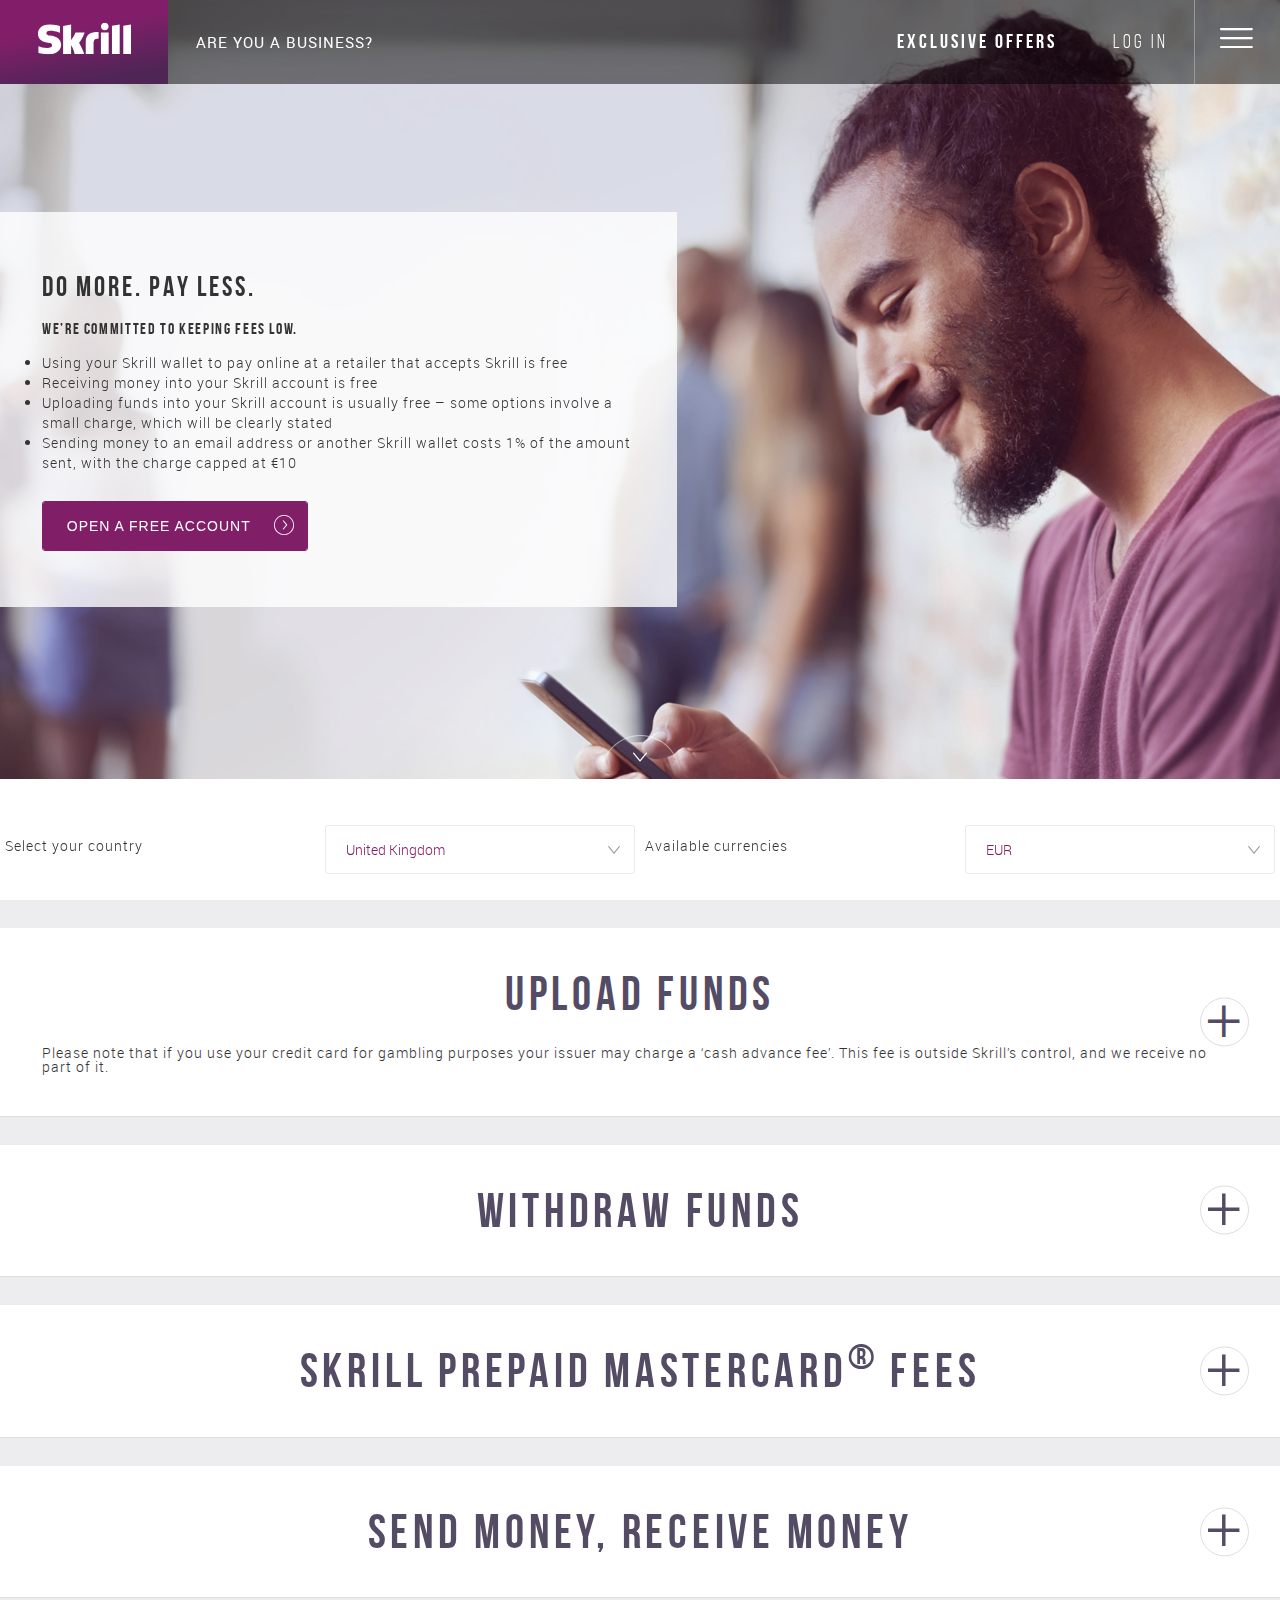
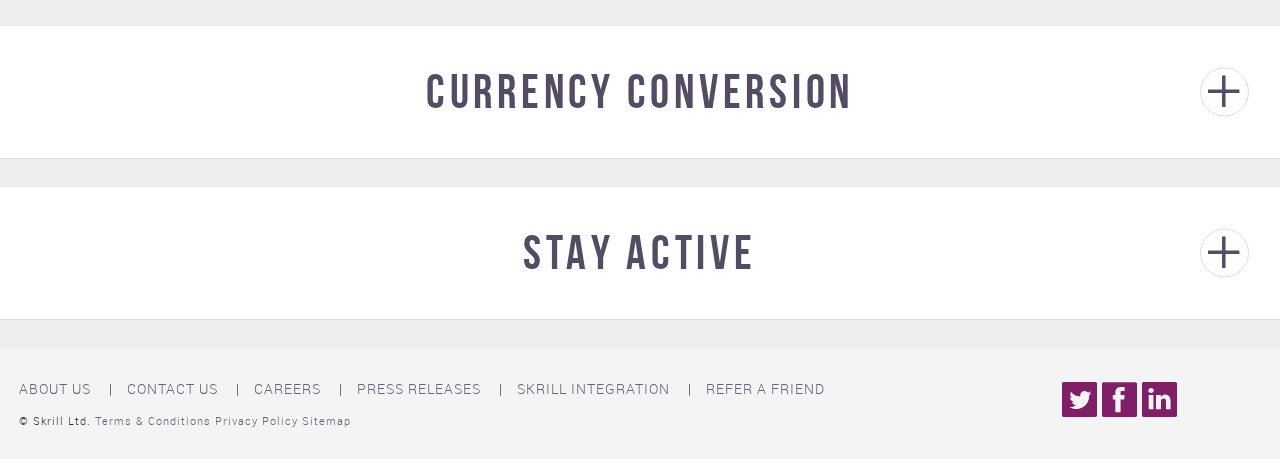
<file: fees.html>
<!DOCTYPE html>
<html>

<head>

	<meta name="viewport" content="width=device-width, initial-scale=1.0, maximum-scale=1.0, user-scalable=1">
	<meta http-equiv="Content-Type" content="text/html; charset=utf-8">
	<link rel="shortcut icon" href="fileadmin/templates/images/favicons/favicon.ico"> 
	<title>Skrill</title>
	<link rel="styleSheet" href="fileadmin/templates/css/skrill.css" type="text/css" media="screen">

</head>

<body dir=ltr>

	<header>
		
		<div class="head row"> 
			
			<a href=# class="logo">
				
				<img src=fileadmin/templates/images/skrill-logo.svg alt="Skrill"> 
			
			</a> 
			
			<div class="middle-space"> <a href="en/merchants/">Are you a business?</a> </div>
			
			<div class="links">
				
				<a href=#> <b>Exclusive offers</b> </a>
			
			</div>

			<div class="links">

				<a href=#> Log in </a>
			
			</div>
			
			<div class="nav">
				
				<div>
					
					<label for=nav-trigger class="icon icon-menu"></label>
					
					<input type="checkbox" class="trigger" id=nav-trigger>
					
					<nav>
						
						<div class="menu">

							<ul>
							    <li><a href="#">Benefits of Skrill</a></li>
							    <li><a href="#">Exclusive Offers</a></li>
							    <li><a href="#">Prepaid Mastercard</a></li>
							    <li><a href="#" class="active">VIP Programme</a></li>
							    <li><a href="#">Security</a></li>
							    <li><a href="#">Fees</a></li>
							    <li><a href="#">Skrill It</a></li>
							    <li><a href="#">Help</a></li>
							    <li class="merchant-link"><a href="#">Merchants</a></li>
							</ul>
							
							<a href=# class="btn">My account</a>
							
							<div class="social-links">
								
								<a href="#" class="icon icon-twitter"><span class="copy">Twitter</span></a>
								<a href="#" class="icon icon-facebook"><span class="copy">Facebook</span></a>
								<a href="#" class="icon icon-linkedin"><span class="copy">LinkedIn</span></a>
							
							</div>
							
							<form>
								
								<span>English</span> 
															
								<select class="form-control">
								  <option>Change language</option>
								  <option>German</option>
								  <option>French</option>
								  <option>Chinese</option>
								  <option>Japanese</option>
								</select>
							
							</form>
							

						</div>
					
					</nav>
				
				</div>
			
			</div>
		
		</div>
	
		<div class=viewport-flex>

			<div class="full-background-container">  <!-- To do: JS image replacement on load and resize -->
				<div style="background-image: url(fileadmin/_processed_/csm_GettyImages-489808287_RT_03_01cb05c1a9.jpg);" class="full-background-image anchor-left background-fixed"> 
					<div class="background-data"> 
						<span data-size="small" data-src="fileadmin/_processed_/csm_GettyImages-489808287_RT_03_01cb05c1a9.jpg"></span>
						<span data-size="medium" data-src="fileadmin/_processed_/csm_GettyImages-489808287_RT_03_58daf307fe.jpg"></span>
						<span data-size="large" data-src="fileadmin/_processed_/csm_GettyImages-489808287_RT_03_29d76c03cf.jpg"></span>
						<span data-size="wide" data-src="fileadmin/content/image-tests/level2/GettyImages-489808287_RT_03.jpg"></span> 
					</div>
				</div>			
			</div>

			<div class="grow-align hero dark-text-">

				<div>
					
					<div class="contain">
						
						<div class="row">
							
							<div class="box"> 

								<h1>Do more. Pay less.</h1>

								<h3>We’re committed to keeping fees low.</h3>

								<ul>
									<li>Using your Skrill wallet to pay online at a retailer that accepts Skrill is free&nbsp;</li>
									<li>Receiving money into your Skrill account is free&nbsp;</li>
									<li>Uploading funds into your Skrill account is usually free – some options involve a small charge, which will be clearly stated&nbsp;</li>
									<li>Sending money to an email address or another Skrill wallet costs 1% of the amount sent, with the charge capped at €10</li>
								</ul>

								 <a href="https://account.skrill.com/signup/page1?locale=en" target="_top" class="btn">OPEN A FREE ACCOUNT</a> 

							</div>

							<div></div>
						
						</div>
						
					</div>

				</div>

			</div>

			<div>

				<a href="#content" class="icon icon-arrow-down content-arrow"></a>
		
				<div class="hero-bottom-banner">
					
					<div class="contain">
						
						<script>
							window.CurrencyCode = "GBP";
							window.CountryCode= "GBR";
						</script>
						<br>
						<form class="fees-selector" action="en/fees/" method="post"> 
	
							<div> <input type="hidden" name="tx_fees_pi1[__referrer][@extension]" value="Fees" /> <input type="hidden" name="tx_fees_pi1[__referrer][@vendor]" value="Skrill" /> <input type="hidden" name="tx_fees_pi1[__referrer][@controller]" value="Fees" /> <input type="hidden" name="tx_fees_pi1[__referrer][@action]" value="list" /> <input type="hidden" name="tx_fees_pi1[__referrer][arguments]" value="YTowOnt917e4f212a7ab120027a1a9ecba554efdbdf12392" /> <input type="hidden" name="tx_fees_pi1[__trustedProperties]" value="a:1:{s:7:&quot;country&quot;;a:1:{s:10:&quot;__identity&quot;;i:1;}}da500c557135c91c94aaf8d47ed53959f707a290" /> </div>
						 
							<fieldset class="container-fluida"> 
								
								<div class="row">
	
									<div class="col-xs-12 col-lg-3 align-middle"> 
										<label for="country"> Select your country </label> 
									</div>
									
									<div class="col-xs-12 col-lg-3 align-middle"> 
										
										<select  class="form-control" id="country" name="tx_fees_pi1[country][__identity]"><option value="3">Afghanistan</option> <option value="240">Åland</option> <option value="6">Albania</option> <option value="59">Algeria</option> <option value="12">American Samoa</option> <option value="1">Andorra</option> <option value="9">Angola</option> <option value="5">Anguilla</option> <option value="10">Antarctica</option> <option value="4">Antigua and Barbuda</option> <option value="11">Argentina</option> <option value="7">Armenia</option> <option value="15">Aruba</option> <option value="14">Australia</option> <option value="13">Austria</option> <option value="16">Azerbaijan</option> <option value="23">Bahrain</option> <option value="19">Bangladesh</option> <option value="18">Barbados</option> <option value="34">Belarus</option> <option value="20">Belgium</option> <option value="35">Belize</option> <option value="25">Benin</option> <option value="26">Bermuda</option> <option value="31">Bhutan</option> <option value="28">Bolivia</option> <option value="249">Bonaire, Sint Eustatius and Saba</option> <option value="17">Bosnia and Herzegovina</option> <option value="33">Botswana</option> <option value="32">Bouvet Island</option> <option value="29">Brazil</option> <option value="100">British Indian Ocean Territory</option> <option value="226">British Virgin Islands</option> <option value="27">Brunei</option> <option value="22">Bulgaria</option> <option value="21">Burkina Faso</option> <option value="24">Burundi</option> <option value="110">Cambodia</option> <option value="45">Cameroon</option> <option value="36">Canada</option> <option value="50">Cape Verde</option> <option value="117">Cayman Islands</option> <option value="39">Central African Republic</option> <option value="202">Chad</option> <option value="44">Chile</option> <option value="46">China</option> <option value="51">Christmas Island</option> <option value="37">Cocos (Keeling) Islands</option> <option value="47">Colombia</option> <option value="112">Comoros</option> <option value="38">Congo</option> <option value="40">Congo-Brazzaville</option> <option value="43">Cook Islands</option> <option value="48">Costa Rica</option> <option value="42">Côte d’Ivoire</option> <option value="93">Croatia</option> <option value="49">Cuba</option> <option value="250">Curaçao</option> <option value="52">Cyprus</option> <option value="53">Czech Republic</option> <option value="56">Denmark</option> <option value="55">Djibouti</option> <option value="57">Dominica</option> <option value="58">Dominican Republic</option> <option value="60">Ecuador</option> <option value="62">Egypt</option> <option value="198">El Salvador</option> <option value="84">Equatorial Guinea</option> <option value="64">Eritrea</option> <option value="61">Estonia</option> <option value="66">Ethiopia</option> <option value="69">Falkland Islands</option> <option value="71">Faroes</option> <option value="68">Fiji</option> <option value="67">Finland</option> <option value="72">France</option> <option value="77">French Guiana</option> <option value="166">French Polynesia</option> <option value="203">French Southern Territories</option> <option value="73">Gabon</option> <option value="81">Gambia</option> <option value="76">Georgia</option> <option value="54">Germany</option> <option value="78">Ghana</option> <option value="79">Gibraltar</option> <option value="85">Greece</option> <option value="80">Greenland</option> <option value="75">Grenada</option> <option value="83">Guadeloupe</option> <option value="88">Guam</option> <option value="87">Guatemala</option> <option value="245">Guernsey</option> <option value="82">Guinea</option> <option value="89">Guinea-Bissau</option> <option value="90">Guyana</option> <option value="94">Haiti</option> <option value="241">Heard Island and McDonald Islands</option> <option value="92">Honduras</option> <option value="91">Hong Kong SAR of China</option> <option value="95">Hungary</option> <option value="103">Iceland</option> <option value="99">India</option> <option value="96">Indonesia</option> <option value="102">Iran</option> <option value="101">Iraq</option> <option value="97">Ireland</option> <option value="246">Isle of Man</option> <option value="98">Israel</option> <option value="104">Italy</option> <option value="105">Jamaica</option> <option value="107">Japan</option> <option value="244">Jersey</option> <option value="106">Jordan</option> <option value="118">Kazakhstan</option> <option value="108">Kenya</option> <option value="111">Kiribati</option> <option value="116">Kuwait</option> <option value="109">Kyrgyzstan</option> <option value="119">Laos</option> <option value="128">Latvia</option> <option value="120">Lebanon</option> <option value="125">Lesotho</option> <option value="124">Liberia</option> <option value="129">Libya</option> <option value="122">Liechtenstein</option> <option value="126">Lithuania</option> <option value="127">Luxembourg</option> <option value="139">Macao SAR of China</option> <option value="135">Macedonia</option> <option value="133">Madagascar</option> <option value="147">Malawi</option> <option value="149">Malaysia</option> <option value="146">Maldives</option> <option value="136">Mali</option> <option value="144">Malta</option> <option value="134">Marshall Islands</option> <option value="141">Martinique</option> <option value="142">Mauritania</option> <option value="145">Mauritius</option> <option value="233">Mayotte</option> <option value="148">Mexico</option> <option value="70">Micronesia</option> <option value="132">Moldova</option> <option value="131">Monaco</option> <option value="138">Mongolia</option> <option value="242">Montenegro</option> <option value="143">Montserrat</option> <option value="130">Morocco</option> <option value="150">Mozambique</option> <option value="137">Myanmar</option> <option value="151">Namibia</option> <option value="160">Nauru</option> <option value="159">Nepal</option> <option value="157">Netherlands</option> <option value="152">New Caledonia</option> <option value="162">New Zealand</option> <option value="156">Nicaragua</option> <option value="153">Niger</option> <option value="155">Nigeria</option> <option value="161">Niue</option> <option value="154">Norfolk Island</option> <option value="140">Northern Marianas</option> <option value="114">North Korea</option> <option value="158">Norway</option> <option value="163">Oman</option> <option value="169">Pakistan</option> <option value="175">Palau</option> <option value="238">Palestine</option> <option value="164">Panama</option> <option value="167">Papua New Guinea</option> <option value="176">Paraguay</option> <option value="165">Peru</option> <option value="168">Philippines</option> <option value="172">Pitcairn Islands</option> <option value="170">Poland</option> <option value="174">Portugal</option> <option value="173">Puerto Rico</option> <option value="177">Qatar</option> <option value="178">Reunion</option> <option value="179">Romania</option> <option value="180">Russia</option> <option value="181">Rwanda</option> <option value="248">Saint Barthélemy</option> <option value="188">Saint Helena, Ascension and Tristan da Cunha</option> <option value="113">Saint Kitts and Nevis</option> <option value="121">Saint Lucia</option> <option value="247">Saint Martin</option> <option value="171">Saint Pierre and Miquelon</option> <option value="224">Saint Vincent and the Grenadines</option> <option value="231">Samoa</option> <option value="193">San Marino</option> <option value="197">São Tomé e Príncipe</option> <option value="182">Saudi Arabia</option> <option value="194">Senegal</option> <option value="243">Serbia</option> <option value="184">Seychelles</option> <option value="192">Sierra Leone</option> <option value="187">Singapore</option> <option value="251">Sint Maarten</option> <option value="191">Slovakia</option> <option value="189">Slovenia</option> <option value="183">Solomon Islands</option> <option value="195">Somalia</option> <option value="235">South Africa</option> <option value="86">South Georgia and the South Sandwich Islands</option> <option value="115">South Korea</option> <option value="252">South Sudan</option> <option value="65">Spain</option> <option value="123">Sri Lanka</option> <option value="185">Sudan</option> <option value="196">Suriname</option> <option value="190">Svalbard</option> <option value="200">Swaziland</option> <option value="186">Sweden</option> <option value="41">Switzerland</option> <option value="199">Syria</option> <option value="215">Taiwan</option> <option value="206">Tajikistan</option> <option value="216">Tanzania</option> <option value="205">Thailand</option> <option value="30">The Bahamas</option> <option value="211">Timor-Leste</option> <option value="204">Togo</option> <option value="207">Tokelau</option> <option value="210">Tonga</option> <option value="213">Trinidad and Tobago</option> <option value="209">Tunisia</option> <option value="212">Turkey</option> <option value="208">Turkmenistan</option> <option value="201">Turks and Caicos Islands</option> <option value="214">Tuvalu</option> <option value="218">Uganda</option> <option value="217">Ukraine</option> <option value="2">United Arab Emirates</option> <option value="74" selected="selected">United Kingdom</option> <option value="220">United States</option> <option value="219">United States Minor Outlying Islands</option> <option value="221">Uruguay</option> <option value="227">US Virgin Islands</option> <option value="222">Uzbekistan</option> <option value="229">Vanuatu</option> <option value="223">Vatican City</option> <option value="225">Venezuela</option> <option value="228">Vietnam</option> <option value="230">Wallis and Futuna</option> <option value="63">Western Sahara</option> <option value="232">Yemen</option> <option value="236">Zambia</option> <option value="237">Zimbabwe</option> </select>
										 </div>
									 
									<div class="col-xs-12 col-lg-3 align-middle"> 
										<label for="currency"> Available currencies </label> 
									</div>
									
									<div class="col-xs-12 col-lg-3 align-middle">
										<select class="form-control" name="currency" id="currency">
											<option value="eur">EUR</option>
											
										</select>
										 </div>
								
								</div>
	
							</fieldset>

						</form>
					
					</div>

		        </div>
				
			</div>
	
		</div>
			
	</header>

    <main id="content" role="main">
        <div class="csc-default" id="c32">
            <div class="tx-fees">
                <div class="section our-fees light contain">
                    <div class="container-fluid">

                        <div class="panel panel-default">
                            <div class="panel-heading" id="headingThree" role="tab">
                                <h2 class="panel-title"><a aria-controls="collapseThree" aria-expanded="false" class="collapsed" data-parent="#accordion" data-toggle="collapse" href="#collapseThree" role="button">Upload funds<span>Please note that if you use your credit card for gambling purposes your issuer may charge a ‘cash advance fee’. This fee is outside Skrill’s control, and we receive no part of it.</span></a></h2>
                            </div>

                            <div aria-labelledby="headingThree" class="panel-collapse collapse" id="collapseThree" role="tabpanel">
                                    <div class="section-icon col-xs-12 col-md-4">
                                        <div class="icon-holder">
                                            <object class="svg-icon-image warm-grey" data="/skrill-2016/fileadmin/templates/images/svg-image-icons/SKRILL__UPLOAD_FUNDS.svg">
                                                </object>
                                        </div>
                                    </div>
                                    <div class="col-xs-12 col-md-8">
                                        <h4>Local payment methods <sup>1</sup></h4>


                                        <div class="fee-wrapper">
                                            <div class="col-xs-12 col-md-8">
                                                <ul class="provider-logos">
                                                    <li><span class="payment-icon bank_transfer" title="Bank transfer">Bank transfer</span>
                                                    </li>


                                                    <li><span class="payment-icon maestro" title="Maestro">Maestro</span>
                                                    </li>
                                                </ul>
                                            </div>


                                            <div class="col-xs-12 col-md-4">
                                                <span style="vertical-align: middle; display: inline-block; line-height: 2em;">Price:</span> <span class="calculatedValue"><img alt="Free of charge" src="fileadmin/templates/images/icons/free-of-charge-small.png"> <span class='convert-currency jsConvertCurrency' data-eurovalue='0.00'>GBP <strong>0.00</strong></span></span>
                                            </div>
                                        </div>


                                        <div class="fee-wrapper">
                                            <div class="col-xs-12 col-md-8">
                                                <ul class="provider-logos">
                                                    <li><span class="payment-icon skrill_direct" title="Skrill direct">Skrill direct</span>
                                                    </li>
                                                </ul>
                                            </div>


                                            <div class="col-xs-12 col-md-4">
                                                <span style="vertical-align: middle; display: inline-block; line-height: 2em;">Price:</span> <span class="calculatedValue">0.50 %</span>
                                            </div>
                                        </div>


                                        <div class="fee-wrapper">
                                            <div class="col-xs-12 col-md-8">
                                                <ul class="provider-logos">
                                                    <li><span class="payment-icon sofortüberweisung" title="Sofortüberweisung">Sofortüberweisung</span>
                                                    </li>
                                                </ul>
                                            </div>


                                            <div class="col-xs-12 col-md-4">
                                                <span style="vertical-align: middle; display: inline-block; line-height: 2em;">Price:</span> <span class="calculatedValue">1.50 %</span>
                                            </div>
                                        </div>


                                        <div class="fee-wrapper">
                                            <div class="col-xs-12 col-md-8">
                                                <ul class="provider-logos">
                                                    <li><span class="payment-icon neteller" title="Neteller">Neteller</span>
                                                    </li>
                                                </ul>
                                            </div>


                                            <div class="col-xs-12 col-md-4">
                                                <span style="vertical-align: middle; display: inline-block; line-height: 2em;">Price:</span> <span class="calculatedValue">1.90 %</span>
                                            </div>
                                        </div>


                                        <h4>Global payment methods</h4>


                                        <div class="fee-wrapper">
                                            <div class="col-xs-12 col-md-8">
                                                <ul class="provider-logos">
                                                    <li><span class="payment-icon swift" title="Swift">Swift</span>
                                                    </li>
                                                </ul>
                                            </div>


                                            <div class="col-xs-12 col-md-4">
                                                <span style="vertical-align: middle; display: inline-block; line-height: 2em;">Price:</span> <span class="calculatedValue"><img alt="Free of charge" src="fileadmin/templates/images/icons/free-of-charge-small.png"> <span class='convert-currency jsConvertCurrency' data-eurovalue='0.00'>GBP <strong>0.00</strong></span></span>
                                            </div>
                                        </div>


                                        <div class="fee-wrapper">
                                            <div class="col-xs-12 col-md-8">
                                                <ul class="provider-logos">
                                                    <li><span class="payment-icon credit_card_amex" title="Credit Card Amex">Credit Card Amex</span>
                                                    </li>


                                                    <li><span class="payment-icon credit_card_diners" title="Credit Card Diners">Credit Card Diners</span>
                                                    </li>


                                                    <li><span class="payment-icon credit_card_jcb" title="Credit Card JCB">Credit Card JCB</span>
                                                    </li>


                                                    <li><span class="payment-icon credit_card_mastercard" title="Credit Card MASTERCARD">Credit Card MASTERCARD</span>
                                                    </li>


                                                    <li><span class="payment-icon visa" title="Visa">Visa</span>
                                                    </li>
                                                </ul>
                                            </div>


                                            <div class="col-xs-12 col-md-4">
                                                <span style="vertical-align: middle; display: inline-block; line-height: 2em;">Price:</span> <span class="calculatedValue">1.90 %</span>
                                            </div>
                                        </div>


                                        <div class="fee-wrapper">
                                            <div class="col-xs-12 col-md-8">
                                                <ul class="provider-logos">
                                                    <li><span class="payment-icon paysafecard" title="paysafecard">paysafecard</span>
                                                    </li>
                                                </ul>
                                            </div>


                                            <div class="col-xs-12 col-md-4">
                                                <span style="vertical-align: middle; display: inline-block; line-height: 2em;">Price:</span> <span class="calculatedValue">7.00 %</span>
                                            </div>
                                        </div>
                                    </div>
                            </div>
                        </div>

                        <div class="panel panel-default">
                            <div class="panel-heading" id="headingWithdraw" role="tab">
                                <h2 class="panel-title"><a aria-controls="collapseWithdraw" aria-expanded="false" class="collapsed" data-parent="#accordion" data-toggle="collapse" href="#collapseWithdraw" role="button">Withdraw funds</a>
                                </h2>
                            </div>

                            <div aria-labelledby="headingWithdraw" class="panel-collapse collapse" id="collapseWithdraw" role="tabpanel">
                                <div class="section-icon col-xs-12 col-md-4">
                                    <div class="icon-holder">
                                        <object class="svg-icon-image warm-grey" data="/skrill-2016/fileadmin/templates/images/svg-image-icons/SKRILL__WITHDRAW_FUNDS.svg">
                                            </object>
                                    </div>
                                </div>


                                <div class="col-xs-12 col-md-8">
                                    <h4>Local payment methods (1)</h4>


                                    <div class="fee-wrapper">
                                        <div class="col-xs-12 col-md-8">
                                            <ul class="provider-logos">
                                                <li><span class="payment-icon visa" title="Visa">Visa</span>
                                                </li>
                                            </ul>
                                        </div>


                                        <div class="col-xs-12 col-md-4">
                                            <span class='convert-currency jsConvertCurrency' data-eurovalue='2.95'>EUR <strong>2.95</strong></span><span class='convert-currency jsCalculatedEuroValue'>(EUR <strong>2.95</strong>)</span>
                                        </div>


                                        <div class="col-xs-12 col-md-8">
                                            <ul class="provider-logos">
                                                <li><span class="payment-icon bank_transfer" title="Bank transfer">Bank transfer</span>
                                                </li>
                                            </ul>
                                        </div>


                                        <div class="col-xs-12 col-md-4">
                                            <span class='convert-currency jsConvertCurrency' data-eurovalue='3.95'>EUR <strong>3.95</strong></span><span class='convert-currency jsCalculatedEuroValue'>(EUR <strong>3.95</strong>)</span>
                                        </div>
                                    </div>


                                    <h4>Global payment methods (1)</h4>


                                    <div class="fee-wrapper">
                                        <div class="col-xs-12 col-md-8">
                                            <ul class="provider-logos">
                                                <li><span class="payment-icon swift" title="Swift">Swift</span>
                                                </li>
                                            </ul>
                                        </div>


                                        <div class="col-xs-12 col-md-4">
                                            <span class="convert-currency jsConvertCurrency">Price:</span> <span class="convert-currency jsConvertCurrency"><span class='convert-currency jsConvertCurrency' data-eurovalue='3.95'>EUR <strong>3.95</strong></span><span class='convert-currency jsCalculatedEuroValue'>(EUR <strong>3.95</strong>)</span></span>
                                        </div>
                                    </div>
                                </div>
                            </div>
                        </div>


                        <div class="panel panel-default">
                            <div class="panel-heading" id="headingMasterCard" role="tab">
                                <h2 class="panel-title"><a aria-controls="collapseMasterCard" aria-expanded="false" class="collapsed" data-parent="#accordion" data-toggle="collapse" href="#collapseMasterCard" role="button">Skrill Prepaid MasterCard<sup>&reg;</sup> fees</a>
                                </h2>
                            </div>

                            <div aria-labelledby="headingMasterCard" class="panel-collapse collapse" id="collapseMasterCard" role="tabpanel">
                                <div class="section-icon col-xs-12 col-md-4">
                                    <div class="icon-holder">
                                        <object class="svg-icon-image warm-grey" data="/skrill-2016/fileadmin/templates/images/svg-image-icons/SKRILL__ACTIVATE_CARD.svg">
                                            </object>
                                    </div>
                                </div>


                                <div class="col-xs-12 col-md-8">
	                                
	                                <table class="table">
		                                
		                                <tr>
			                                <td>Paying in shops, restaurants or online</td> <td><b>FREE OF CHARGE</b></td>
			                            </tr>
		                                <tr>
			                                <td>Bank transfer top-up</td> <td><b>FREE OF CHARGE</b></td>
			                            </tr>
		                                <tr>
			                                <td>Receiving cash</td> <td><b>FREE OF CHARGE</b></td>
			                            </tr>
		                                <tr>
			                                <td>Online statement</td> <td><b>FREE OF CHARGE</b></td>
			                            </tr>
		                                <tr>
			                                <td>Pin re-issue</td> <td><b>FREE OF CHARGE</b></td>
			                            </tr>
		                                <tr>
			                                <td>Cash withdrawal*<br>
                                        <i>*Local ATM surcharges may apply.</i></td> <td><span class="charge"><span class="convert-currency jsConvertCurrency" data-eurovalue="1.80">HKD <strong>17.24</strong></span> <span class="convert-currency jsCalculatedEuroValue">(EUR <strong>1.80</strong>)</span></span></td>
			                            </tr>
		                                <tr>
			                                <td>Annual card fee</td> <td><span class="charge"><span class="convert-currency jsConvertCurrency" data-eurovalue="10.00">HKD <strong>95.79</strong></span> <span class="convert-currency jsCalculatedEuroValue">(EUR <strong>10.00</strong>)</span></span></td>
			                            </tr>
		                               
		                            </table>
	                                
                                </div>
                            </div>
                        </div>


                        <div class="panel panel-default">
                            <div class="panel-heading" id="headingSendMoney" role="tab">
                                <h2 class="panel-title"><a aria-controls="collapseSendMoney" aria-expanded="false" class="collapsed" data-parent="#accordion" data-toggle="collapse" href="#collapseSendMoney" role="button">Send money, Receive money</a>
                                </h2>
                            </div>

                            <div aria-labelledby="headingSendMoney" class="panel-collapse collapse" id="collapseSendMoney" role="tabpanel">
                                <div class="section-icon col-xs-12 col-md-4">
                                    <div class="icon-holder">
                                        <object class="svg-icon-image warm-grey" data="/skrill-2016/fileadmin/templates/images/svg-image-icons/SKRILL__SEND_AND_RECEIVE_MONEY.svg">
                                            </object>
                                    </div>
                                </div>


                                <div class="col-xs-12 col-md-4">
                                    <h4>Send money</h4>


                                    <div class="fee-wrapper send-money">
                                        Price: <strong>1.0%</strong><br>
                                        (Max. <span class="convert-currency jsConvertCurrency" data-eurovalue="10.00">GBP <strong>7.89</strong></span>)
                                    </div>
                                </div>


                                <div class="col-xs-12 col-md-4">
                                    <h4>Receive money</h4>


                                    <div class="fee-wrapper receive-money">
                                        <strong>Free!</strong>

                                        <p>Receiving money is always free of charge</p>
                                    </div>
                                </div>
                            </div>
                        </div>


                        <div class="panel panel-default">
                            <div class="panel-heading" id="headingCurrencyConversion" role="tab">
                                <h2 class="panel-title"><a aria-controls="collapseCurrencyConversion" aria-expanded="false" class="collapsed" data-parent="#accordion" data-toggle="collapse" href="#collapseCurrencyConversion" role="button">Currency conversion</a>
                                </h2>
                            </div>

                            <div aria-labelledby="headingCurrencyConversion" class="panel-collapse collapse" id="collapseCurrencyConversion" role="tabpanel">
                                <div class="section-icon col-xs-12 col-md-4">
                                    <div class="icon-holder">
                                        <object class="svg-icon-image warm-grey" data="/skrill-2016/fileadmin/templates/images/svg-image-icons/SKRILL__SWITCH.svg">
                                            </object>
                                    </div>
                                </div>


                                <div class="col-xs-12 col-md-8">
                                    <p>For transactions involving currency conversion Skrill adds a fee of between 2.99% and 3.99%** to the wholesale exchange rate we offer.</p>


                                    <div class="panel panel-default">
                                        <div class="panel-heading" id="headingRates" role="tab">
                                            <h2 class="panel-title"><a aria-controls="collapseRates" aria-expanded="false" class="collapsed" data-parent="#accordion" data-toggle="collapse" href="#collapseRates" role="button">Wholesale exchange rates</a>
                                            </h2>
                                        </div>


                                        <div aria-labelledby="headingRates" class="panel-collapse collapse" id="collapseRates" role="tabpanel">
                                            <table class="table">
                                                <tbody>
                                                    <tr>
                                                        <td data-label="Currency code">AED</td>

                                                        <td data-label="Currency">United Arab Emirates dirham</td>

                                                        <td data-label="Excahnge rate">4.5384</td>
                                                    </tr>


                                                    <tr>
                                                        <td data-label="Currency code">AUD</td>

                                                        <td data-label="Currency">Australian Dollar</td>

                                                        <td data-label="Excahnge rate">1.4928</td>
                                                    </tr>


                                                    <tr>
                                                        <td data-label="Currency code">BGN</td>

                                                        <td data-label="Currency">Bulgarian Lev</td>

                                                        <td data-label="Excahnge rate">1.95583</td>
                                                    </tr>


                                                    <tr>
                                                        <td data-label="Currency code">BHD</td>

                                                        <td data-label="Currency">Bahraini Dinar</td>

                                                        <td data-label="Excahnge rate">0.4659</td>
                                                    </tr>


                                                    <tr>
                                                        <td data-label="Currency code">BOB</td>

                                                        <td data-label="Currency">Boliviano</td>

                                                        <td data-label="Excahnge rate">8.538</td>
                                                    </tr>


                                                    <tr>
                                                        <td data-label="Currency code">BRL</td>

                                                        <td data-label="Currency">Brazilian Real</td>

                                                        <td data-label="Excahnge rate">3.2135</td>
                                                    </tr>


                                                    <tr>
                                                        <td data-label="Currency code">CAD</td>

                                                        <td data-label="Currency">Canadian Dollar</td>

                                                        <td data-label="Excahnge rate">1.4185</td>
                                                    </tr>


                                                    <tr>
                                                        <td data-label="Currency code">CHF</td>

                                                        <td data-label="Currency">Swiss franc</td>

                                                        <td data-label="Excahnge rate">1.2022</td>
                                                    </tr>


                                                    <tr>
                                                        <td data-label="Currency code">CNY</td>

                                                        <td data-label="Currency">Chinese Yuan Renminbi</td>

                                                        <td data-label="Excahnge rate">7.6429</td>
                                                    </tr>


                                                    <tr>
                                                        <td data-label="Currency code">CZK</td>

                                                        <td data-label="Currency">Czech koruna</td>

                                                        <td data-label="Excahnge rate">27.629</td>
                                                    </tr>


                                                    <tr>
                                                        <td data-label="Currency code">DKK</td>

                                                        <td data-label="Currency">Danish krone</td>

                                                        <td data-label="Excahnge rate">7.4402</td>
                                                    </tr>


                                                    <tr>
                                                        <td data-label="Currency code">DZD</td>

                                                        <td data-label="Currency">Algerian Dinar</td>

                                                        <td data-label="Excahnge rate">107.3176</td>
                                                    </tr>


                                                    <tr>
                                                        <td data-label="Currency code">EEK</td>

                                                        <td data-label="Currency">Estonian kroon</td>

                                                        <td data-label="Excahnge rate">15.6466</td>
                                                    </tr>


                                                    <tr>
                                                        <td data-label="Currency code">EUR</td>

                                                        <td data-label="Currency">Euro</td>

                                                        <td data-label="Excahnge rate">1</td>
                                                    </tr>


                                                    <tr>
                                                        <td data-label="Currency code">GBP</td>

                                                        <td data-label="Currency">Pound sterling</td>

                                                        <td data-label="Excahnge rate">0.7887</td>
                                                    </tr>


                                                    <tr>
                                                        <td data-label="Currency code">GHS</td>

                                                        <td data-label="Currency">Ghanaian cedi</td>

                                                        <td data-label="Excahnge rate">3.9632</td>
                                                    </tr>


                                                    <tr>
                                                        <td data-label="Currency code">GTQ</td>

                                                        <td data-label="Currency">Guatemalan quetzal</td>

                                                        <td data-label="Excahnge rate">9.4394</td>
                                                    </tr>


                                                    <tr>
                                                        <td data-label="Currency code">HKD</td>

                                                        <td data-label="Currency">Hong Kong dollar</td>

                                                        <td data-label="Excahnge rate">9.579</td>
                                                    </tr>


                                                    <tr>
                                                        <td data-label="Currency code">HNL</td>

                                                        <td data-label="Currency">Honduran lempira</td>

                                                        <td data-label="Excahnge rate">26.78</td>
                                                    </tr>


                                                    <tr>
                                                        <td data-label="Currency code">HRK</td>

                                                        <td data-label="Currency">Croatian kuna</td>

                                                        <td data-label="Excahnge rate">7.6715</td>
                                                    </tr>


                                                    <tr>
                                                        <td data-label="Currency code">HUF</td>

                                                        <td data-label="Currency">Hungarian forint</td>

                                                        <td data-label="Excahnge rate">305.33</td>
                                                    </tr>


                                                    <tr>
                                                        <td data-label="Currency code">ILS</td>

                                                        <td data-label="Currency">New Israeli Sheqel</td>

                                                        <td data-label="Excahnge rate">4.8777</td>
                                                    </tr>


                                                    <tr>
                                                        <td data-label="Currency code">INR</td>

                                                        <td data-label="Currency">Indian rupee</td>

                                                        <td data-label="Excahnge rate">76.49</td>
                                                    </tr>


                                                    <tr>
                                                        <td data-label="Currency code">ISK</td>

                                                        <td data-label="Currency">Icelandic króna</td>

                                                        <td data-label="Excahnge rate">153.65</td>
                                                    </tr>


                                                    <tr>
                                                        <td data-label="Currency code">JOD</td>

                                                        <td data-label="Currency">Jordanian dinar</td>

                                                        <td data-label="Excahnge rate">0.877</td>
                                                    </tr>


                                                    <tr>
                                                        <td data-label="Currency code">JPY</td>

                                                        <td data-label="Currency">Japanese yen</td>

                                                        <td data-label="Excahnge rate">148.08</td>
                                                    </tr>


                                                    <tr>
                                                        <td data-label="Currency code">KRW</td>

                                                        <td data-label="Currency">South Corean won</td>

                                                        <td data-label="Excahnge rate">1370.22</td>
                                                    </tr>


                                                    <tr>
                                                        <td data-label="Currency code">KWD</td>

                                                        <td data-label="Currency">Kuwaiti dinar</td>

                                                        <td data-label="Excahnge rate">0.3606</td>
                                                    </tr>


                                                    <tr>
                                                        <td data-label="Currency code">LTL</td>

                                                        <td data-label="Currency">Lithuanian litas</td>

                                                        <td data-label="Excahnge rate">3.4528</td>
                                                    </tr>


                                                    <tr>
                                                        <td data-label="Currency code">LVL</td>

                                                        <td data-label="Currency">Latvian lats</td>

                                                        <td data-label="Excahnge rate">0.702804</td>
                                                    </tr>


                                                    <tr>
                                                        <td data-label="Currency code">MAD</td>

                                                        <td data-label="Currency">Moroccan dirham</td>

                                                        <td data-label="Excahnge rate">11.0084</td>
                                                    </tr>


                                                    <tr>
                                                        <td data-label="Currency code">MXN</td>

                                                        <td data-label="Currency">Mexican peso</td>

                                                        <td data-label="Excahnge rate">17.7786</td>
                                                    </tr>


                                                    <tr>
                                                        <td data-label="Currency code">MYR</td>

                                                        <td data-label="Currency">Malaysian ringgit</td>

                                                        <td data-label="Excahnge rate">4.3029</td>
                                                    </tr>


                                                    <tr>
                                                        <td data-label="Currency code">NOK</td>

                                                        <td data-label="Currency">Norvegian krone</td>

                                                        <td data-label="Excahnge rate">8.8374</td>
                                                    </tr>


                                                    <tr>
                                                        <td data-label="Currency code">NZD</td>

                                                        <td data-label="Currency">New Zealand dollar</td>

                                                        <td data-label="Excahnge rate">1.6113</td>
                                                    </tr>


                                                    <tr>
                                                        <td data-label="Currency code">OMR</td>

                                                        <td data-label="Currency">Omani rial</td>

                                                        <td data-label="Excahnge rate">0.4758</td>
                                                    </tr>


                                                    <tr>
                                                        <td data-label="Currency code">PLN</td>

                                                        <td data-label="Currency">Polish złoty</td>

                                                        <td data-label="Excahnge rate">4.1598</td>
                                                    </tr>


                                                    <tr>
                                                        <td data-label="Currency code">PYG</td>

                                                        <td data-label="Currency">Paraguayan guaraní</td>

                                                        <td data-label="Excahnge rate">5727.3</td>
                                                    </tr>


                                                    <tr>
                                                        <td data-label="Currency code">QAR</td>

                                                        <td data-label="Currency">Qatari riyal</td>

                                                        <td data-label="Excahnge rate">4.4995</td>
                                                    </tr>


                                                    <tr>
                                                        <td data-label="Currency code">ROL</td>

                                                        <td data-label="Currency">Romanian leu</td>

                                                        <td data-label="Excahnge rate">35350.827232</td>
                                                    </tr>


                                                    <tr>
                                                        <td data-label="Currency code">RON</td>

                                                        <td data-label="Currency">Romanian new leu</td>

                                                        <td data-label="Excahnge rate">4.4385</td>
                                                    </tr>


                                                    <tr>
                                                        <td data-label="Currency code">RSD</td>

                                                        <td data-label="Currency">Serbian dinar</td>

                                                        <td data-label="Excahnge rate">121.89</td>
                                                    </tr>


                                                    <tr>
                                                        <td data-label="Currency code">RUB</td>

                                                        <td data-label="Currency">Russian ruble</td>

                                                        <td data-label="Excahnge rate">66.905</td>
                                                    </tr>


                                                    <tr>
                                                        <td data-label="Currency code">SAR</td>

                                                        <td data-label="Currency">Saudi riyal</td>

                                                        <td data-label="Excahnge rate">4.6369</td>
                                                    </tr>


                                                    <tr>
                                                        <td data-label="Currency code">SEK</td>

                                                        <td data-label="Currency">Swedish krona</td>

                                                        <td data-label="Excahnge rate">9.3046</td>
                                                    </tr>


                                                    <tr>
                                                        <td data-label="Currency code">SGD</td>

                                                        <td data-label="Currency">Singapore dollar</td>

                                                        <td data-label="Excahnge rate">1.6269</td>
                                                    </tr>


                                                    <tr>
                                                        <td data-label="Currency code">SIT</td>

                                                        <td data-label="Currency">Slovenian tolar</td>

                                                        <td data-label="Excahnge rate">239.64</td>
                                                    </tr>


                                                    <tr>
                                                        <td data-label="Currency code">SKK</td>

                                                        <td data-label="Currency">Slovak koruna</td>

                                                        <td data-label="Excahnge rate">30.125</td>
                                                    </tr>


                                                    <tr>
                                                        <td data-label="Currency code">THB</td>

                                                        <td data-label="Currency">Baht</td>

                                                        <td data-label="Excahnge rate">40.698</td>
                                                    </tr>


                                                    <tr>
                                                        <td data-label="Currency code">TND</td>

                                                        <td data-label="Currency">Tunisian dinar</td>

                                                        <td data-label="Excahnge rate">2.2943</td>
                                                    </tr>


                                                    <tr>
                                                        <td data-label="Currency code">TRY</td>

                                                        <td data-label="Currency">Turkish lira</td>

                                                        <td data-label="Excahnge rate">2.7937</td>
                                                    </tr>


                                                    <tr>
                                                        <td data-label="Currency code">TWD</td>

                                                        <td data-label="Currency">New Taiwan dollar</td>

                                                        <td data-label="Excahnge rate">38.5279</td>
                                                    </tr>


                                                    <tr>
                                                        <td data-label="Currency code">USD</td>

                                                        <td data-label="Currency">US dollar</td>

                                                        <td data-label="Excahnge rate">1.2356</td>
                                                    </tr>


                                                    <tr>
                                                        <td data-label="Currency code">XCD</td>

                                                        <td data-label="Currency">East Caribbean dollar</td>

                                                        <td data-label="Excahnge rate">3.299052</td>
                                                    </tr>


                                                    <tr>
                                                        <td data-label="Currency code">ZAR</td>

                                                        <td data-label="Currency">South African rand</td>

                                                        <td data-label="Excahnge rate">14.1862</td>
                                                    </tr>
                                                </tbody>
                                            </table>
                                        </div>
                                    </div>
                                </div>
                            </div>
                        </div>


                        <div class="panel panel-default">
                            <div class="panel-heading" id="headingStayActive" role="tab">
                                <h2 class="panel-title"><a aria-controls="collapseStayActive" aria-expanded="false" class="collapsed" data-parent="#accordion" data-toggle="collapse" href="#collapseStayActive" role="button">Stay Active</a>
                                </h2>
                            </div>

                            <div aria-labelledby="headingStayActive" class="panel-collapse collapse" id="collapseStayActive" role="tabpanel">
                                <div class="section-icon col-xs-12 col-md-4">
                                    <div class="icon-holder">
                                        <object class="svg-icon-image warm-grey" data="/skrill-2016/fileadmin/templates/images/svg-image-icons/SKRILL__ACTIVE.svg">
                                            </object>
                                    </div>
                                </div>


                                <div class="col-xs-12 col-md-8">
                                    <p>Your Skrill Account is free for personal use as long as you login or make a transaction at least every 12 months.</p>


                                    <p>If you don't do this, a service fee of EUR 1.00 (or equivalent) will be deducted monthly from the funds in your account.</p>
                                </div>
                            </div>
                        </div>

                    </div>
                </div>
            </div>
        </div>
    </main>

	<footer>
		
		<div class="row contain">
			<div class="col-xs-12 col-lg-10">
			  <nav>
			    <ul>
			      <li><a href="#">About Us</a></li>
			      <li><a href="#">Contact Us</a></li>
			      <li><a href="#">Careers</a></li>
			      <li><a href="#">Press Releases</a></li>
			      <li><a href="#">Skrill Integration</a></li>
			      <li><a href="#">Refer a Friend</a></li>
			    </ul>
			  </nav>
			  <ul class="legals">
			    <li>© Skrill Ltd.</li>
			    <li><a href="#">Terms &amp; Conditions</a></li>
			    <li><a href="#">Privacy Policy</a></li>
			    <li><a href="#">Sitemap</a></li>
			  </ul>
			</div>
			<div class="col-xs-12 col-lg-2">
			  <ul class="social-links">
			    <li><a href="#" class="icon icon-twitter"><span class="copy">Twitter</span></a></li>
			    <li><a href="#" class="icon icon-facebook"><span class="copy">Facebook</span></a></li>
			    <li><a href="#" class="icon icon-linkedin"><span class="copy">LinkedIn</span></a></li>
			  </ul>
			</div>
		</div>
      	
	</footer>

<script src="fileadmin/templates/js/jquery-1.11.3.min.js" type="text/javascript"></script>
<script src="fileadmin/templates/js/bootstrap.min.js" type="text/javascript"></script>
<script src="fileadmin/templates/js/ScrollTrigger.min.js"></script>
<script src="fileadmin/templates/js/skrill-common.js" type="text/javascript"></script>

<script type="text/javascript">
	
	/* Select elements with scroll effects – requires ScrollTrigger.min.js */
	$('.circle > :first-child, .module-stepcircles li .icon, .hero-content').each( function (n) {
		
		$(this).attr('data-scroll', '');
		
	});
	document.addEventListener('DOMContentLoaded', function(){
	    ScrollTrigger.init();
	});
	
</script>

</body>
</html>
</file>
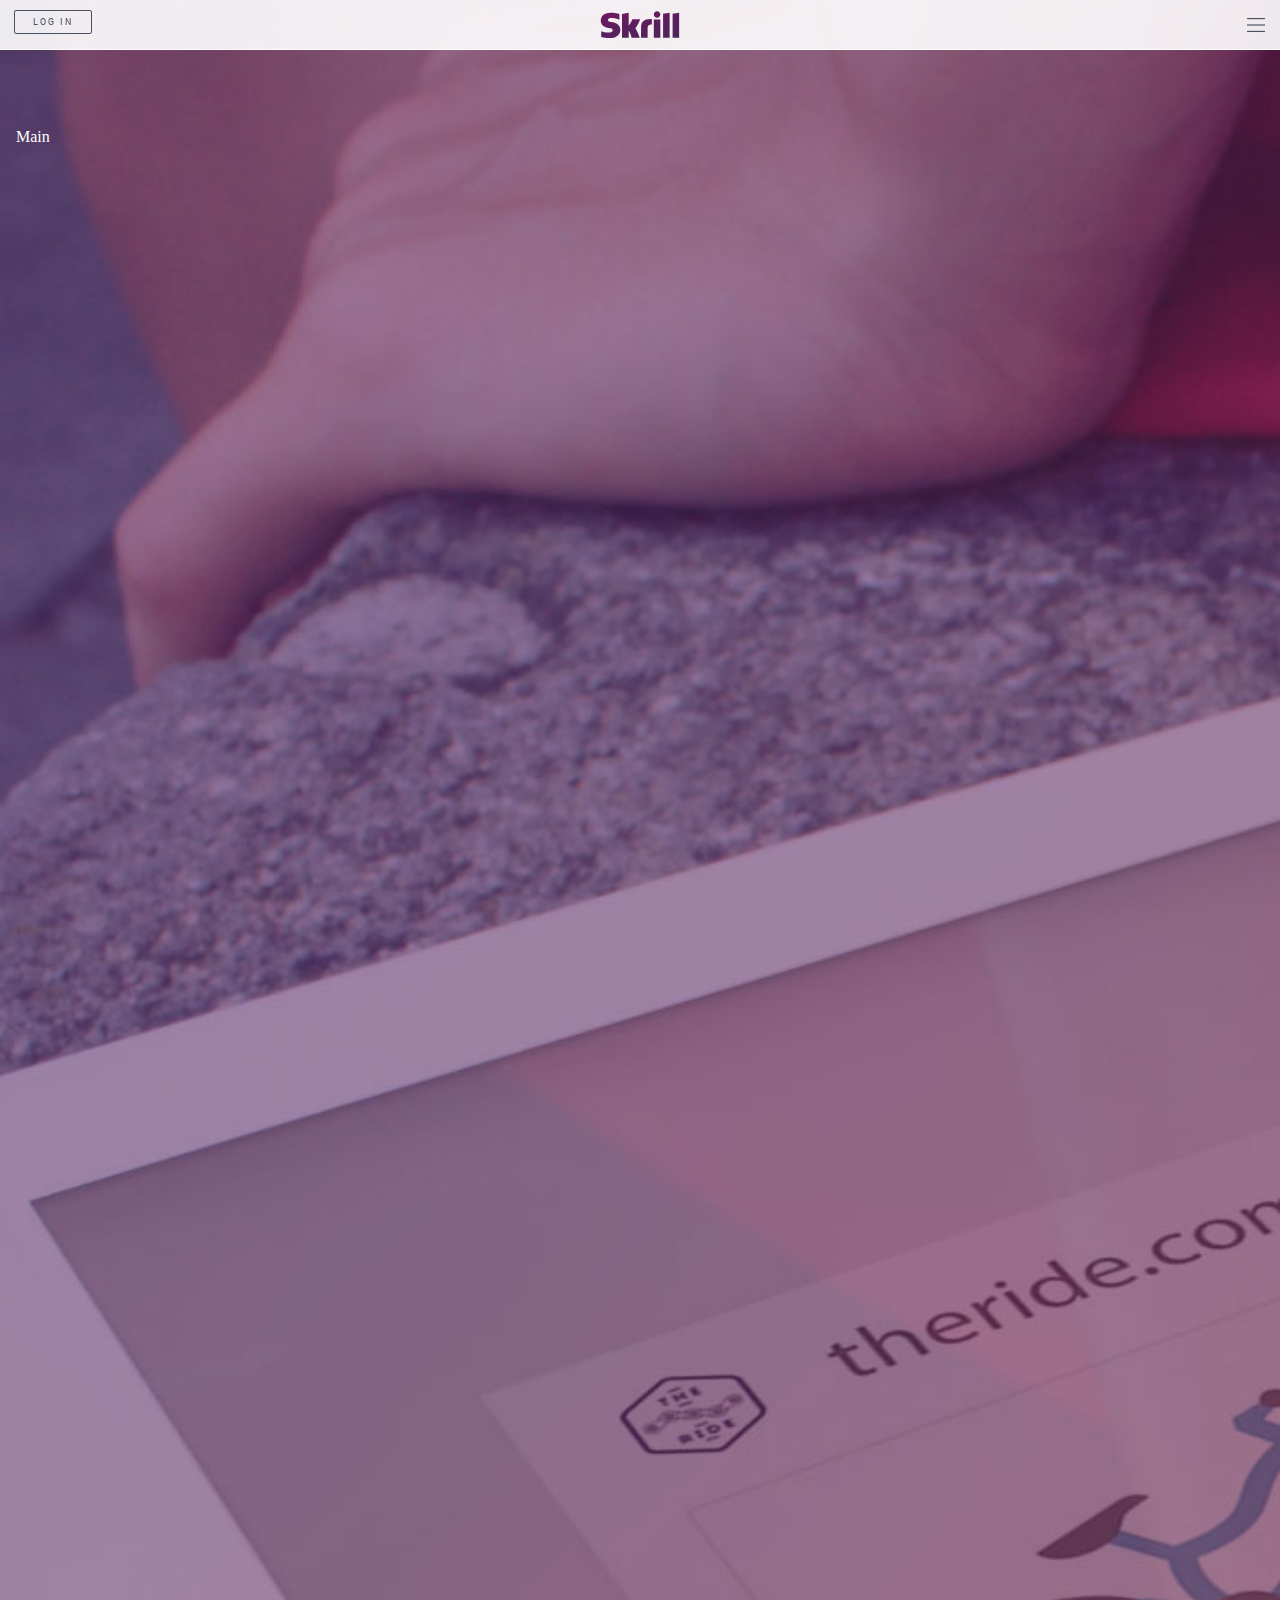
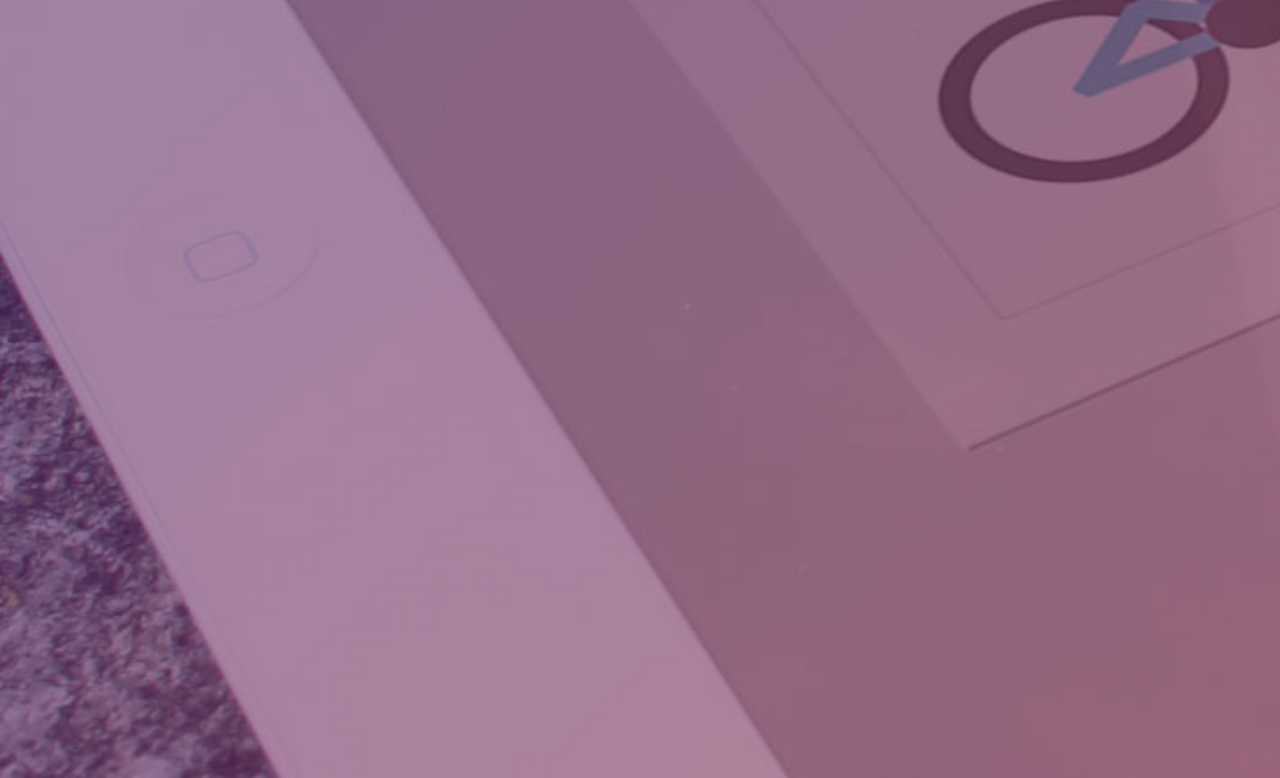
<file: nav.html>
<!DOCTYPE html>
<html>

<head>

	<meta name="viewport" content="width=device-width, initial-scale=1.0">
	<meta http-equiv="Content-Type" content="text/html; charset=utf-8">
	<link rel="shortcut icon" href="fileadmin/templates/images/favicons/favicon.ico"> 
	<title>Skrill</title>
	<link rel="styleSheet" href="fileadmin/templates/css/skrill-grid-header.css" type="text/css" media="screen">
	<link rel="styleSheet" href="fileadmin/templates/css/skrill-nav-2017.css" type="text/css" media="screen">
	
</head>

<body>

	<header>
		
		<div class="row">
			
			<input id=toggle-menu type="checkbox">
			
			<div class="col-sm-3 col-xs-4 align-right right align-middle-">
				
				<div>
					
					<a href="https://account.skrill.com/login?locale=en" target="_top" id="login" class="btn">Log in</a>
					<a class="btn" href="https://account.skrill.com/login?locale=en" target="_blank" id=myaccount> My Account </a>
					<a class="btn" href="https://account.skrill.com/login?locale=en" target="_blank" id=register> Register </a>
				
				</div>
			
			</div>
	
			<a href="#" class="col-sm-2 col-xs-4 left align-middle">
				
<!-- 				<img src="fileadmin/templates/images/skrill-logo-white-transparent.svg"> -->
				<img src="fileadmin/templates/images/skrill-logo-gradient.svg">
<!-- 				<img src="fileadmin/templates/images/skrill-logo-purple-transparent.svg"> -->
				<img src="fileadmin/templates/images/skrill-logo-gradient.svg">
				
			</a>
			
			<label for="toggle-menu" class="right-mobile col-xs-4"></label>
			
			<div class="col-sm-4 top-left align-middle">
				
				<nav>
					
					<ul>
						
						<li class="active">	<a href=asd>Personal</a> </li>
						<li> <a href=asd>Business</a> </li>
					
					</ul>
				
				</nav>
			
			</div>
			
			<div class="col-sm-8 align-right top-right">
			
				<nav>
					
					<ul>
						
						<li> <a href=asd>Exclusive offers</a> </li>
						<li class="help"> <a href=asd>Help</a> </li>
						<li class="sub language"> <a>En</a> 
						
							<ul>
								<li class="active"><a href="en/">English</a></li>
								<li><a href="de/">Deutsch</a></li>
								<li><a href="fr/">Français</a></li>
								<li><a href="es/">Español</a></li>
								<li><a href="it/">Italiano</a></li>
								<li><a href="pl/">Polski</a></li>
								<li><a href="gr/">Ελληνικά</a></li>
								<li><a href="ro/">Român</a></li>
								<li><a href="ru/">Русский</a></li>
								<li><a href="tr/">Türkçe</a></li>
								<li><a href="cn/">中文</a></li>
								<li><a href="cz/">Český</a></li>
								<li> <div class="hidden_language">USA - Español</div> </li>
								<li><a href="en-us/">USA - English</a></li>
							</ul>
				
						</li>
					
					</ul>
				
				</nav>
			
			</div>
	
			<div class="col-sm-7 middle align-middle">
				
				<nav>
					
					<ul>
						
						<li> <a href=asd>Transfer money</a> </li>

<li class="sub" data-show="" data-hide="">
	<a href="asds">Transfer Money</a>
								<ul style="--max-height: 158px;">
									<li data-show="" data-hide=""><a href="en/transfer-money/transfer-money/">Transfer Money</a></li>
									<li data-show="" data-hide=""><a href="en/international-money-transfers/">International Money Transfer</a></li>
									<li data-show="" data-hide=""><a href="en/transfer-money/receive-money/">Receive Money</a></li>
									<li data-show="" data-hide=""><a href="en/transfer-money/pay-a-friend/">Pay a friend</a></li>
								</ul>
							</li>

						<li class="sub"> 
						
							<input type="radio" name="level1">
						
							<a>Pay online</a>
							
							<ul>
								
								<li> <a href=aaa>Gambling</a> </li>
								<li> <a href=asd>Gaming</a> </li>
								<li> <a href=asd>Forex</a> </li>
								<li> <a href=asd>Security</a> </li>
							
							</ul>
						
						</li>

						<li class="sub"> 
						
							<input type="radio" name="level1">
						
							<a>Pay online</a>
							
							<ul>
								
								<li> <a href=aaa>Gambling</a> </li>
								<li> <a href=asd>Gaming</a> </li>
								<li> <a href=asd>Forex</a> </li>
								<li> <a href=asd>Security</a> </li>
							
							</ul>
						
						</li>

						<li> <a href=asd>Skrill prepaid MasterCard</a> </li>

<li class="sub" data-show="" data-hide="">
	<a href="asds">Transfer Money</a>
								<ul style="--max-height: 158px;">
									<li data-show="" data-hide=""><a href="en/transfer-money/transfer-money/">Transfer Money</a></li>
									<li data-show="" data-hide=""><a href="en/international-money-transfers/">International Money Transfer</a></li>
									<li data-show="" data-hide=""><a href="en/transfer-money/receive-money/">Receive Money</a></li>
									<li data-show="" data-hide=""><a href="en/transfer-money/pay-a-friend/">Pay a friend</a></li>
								</ul>
							</li>
							
													<li> <a href=asd>Earn money</a> </li>
						<li class="sub"> 
						
							<input type="radio" name="level1">
						
							<a href=asd>VIP</a>

							<ul>
								
								<li> <a href=aaa>Gambling</a> </li>
								<li> <a href=asd>Gaming</a> </li>
								<li> <a href=asd>Forex</a> </li>
								<li> <a href=asd>Security</a> </li>
							
							</ul>
						
						</li>
					
					</ul>
				
				</nav>
			
			</div>
	
		</div>
	
	</header>

	<main>
	
		<p>Main</p>
	
	</main>
	
<script src="fileadmin/templates/js/jquery-1.11.3.min.js" type="text/javascript"></script>
<script src="fileadmin/templates/js/skrill-nav-2017.js" type="text/javascript"></script>

</body>
</file>
<file: fileadmin/templates/css/skrill-grid-header.css>
body{margin:0}header .row{width:100%;display:-ms-flexbox;display:flex;-webkit-justify-content:center;-webkit-flex-wrap:wrap;-ms-flex-wrap:wrap;flex-wrap:wrap;text-align:center;justify-content:space-between;margin:0}header .row>*{vertical-align:top;position:relative;word-wrap:break-word;display:inline-block;width:calc(20% - 10px);padding:calc(5px);margin:calc(5px);flex-grow:1;text-align:left;text-align:start;box-sizing:content-box;margin:0;overflow:visible;max-width:100%}header .row>[class^=col]{flex-grow:0}header .row:before,header .row:after{content:'';display:table;width:100%}header .container-fluid{padding:0}header .col-xs-12{flex-basis:calc(100% - 10px)}header .col-xs-11{flex-basis:calc(91.66666667% - 10px)}header .col-xs-10{flex-basis:calc(83.33333333% - 10px)}header .col-xs-9{flex-basis:calc(75% - 10px)}header .col-xs-8{flex-basis:calc(66.66666667% - 10px)}header .col-xs-7{flex-basis:calc(58.33333333% - 10px)}header .col-xs-6{flex-basis:calc(50% - 10px)}header .col-xs-5{flex-basis:calc(41.66666667% - 10px)}header .col-xs-4{flex-basis:calc(33.33333333% - 10px)}header .col-xs-3{flex-basis:calc(25% - 10px)}header .col-xs-2{flex-basis:calc(16.66666667% - 10px)}header .col-xs-1{flex-basis:calc(8.33333333% - 10px)}header .align-right{text-align:right;text-align:end}header .align-center{text-align:center}header .align-top,header .align-middle,header .align-bottom{display:flex;flex-direction:column}header .align-top,header .align-top>*{justify-content:flex-start}header .align-middle,header .align-middle>*{justify-content:center}header .align-bottom,header .align-bottom>*{justify-content:flex-end}header .pad{padding:1em}@media (min-width: 900px){header .col-sm-12,header .col-md-12,header .col-lg-12{flex-basis:calc(100% - 10px)}header .col-sm-11{flex-basis:calc(91.66666667% - 10px)}header .col-sm-10{flex-basis:calc(83.33333333% - 10px)}header .col-sm-9{flex-basis:calc(75% - 10px)}header .col-sm-8{flex-basis:calc(66.66666667% - 10px)}header .col-sm-7{flex-basis:calc(58.33333333% - 10px)}header .col-sm-6{flex-basis:calc(50% - 10px)}header .col-sm-5{flex-basis:calc(41.66666667% - 10px)}header .col-sm-4{flex-basis:calc(33.33333333% - 10px)}header .col-sm-3{flex-basis:calc(25% - 10px)}header .col-sm-2{flex-basis:calc(16.66666667% - 10px)}header .col-sm-1{flex-basis:calc(8.33333333% - 10px)}}@media (min-width: 1024px){header .row>*{width:20%}header .col-md-12,header .col-lg-12{flex-basis:calc(100% - 10px)}header .col-md-11{flex-basis:calc(91.66666667% - 10px)}header .col-md-10{flex-basis:calc(83.33333333% - 10px)}header .col-md-9{flex-basis:calc(75% - 10px)}header .col-md-8{flex-basis:calc(66.66666667% - 10px)}header .col-md-7{flex-basis:calc(58.33333333% - 10px)}header .col-md-6{flex-basis:calc(50% - 10px)}header .col-md-5{flex-basis:calc(41.66666667% - 10px)}header .col-md-4{flex-basis:calc(33.33333333% - 10px)}header .col-md-3{flex-basis:calc(25% - 10px)}header .col-md-2{flex-basis:calc(16.66666667% - 10px)}header .col-md-1{flex-basis:calc(8.33333333% - 10px)}}@media (min-width: 1200px){header .col-lg-12{flex-basis:calc(100% - 10px)}header .col-lg-11{flex-basis:calc(91.66666667% - 10px)}header .col-lg-10{flex-basis:calc(83.33333333% - 10px)}header .col-lg-9{flex-basis:calc(75% - 10px)}header .col-lg-8{flex-basis:calc(66.66666667% - 10px)}header .col-lg-7{flex-basis:calc(58.33333333% - 10px)}header .col-lg-6{flex-basis:calc(50% - 10px)}header .col-lg-5{flex-basis:calc(41.66666667% - 10px)}header .col-lg-4{flex-basis:calc(33.33333333% - 10px)}header .col-lg-3{flex-basis:calc(25% - 10px)}header .col-lg-2{flex-basis:calc(16.66666667% - 10px)}header .col-lg-1{flex-basis:calc(8.33333333% - 10px)}}@media screen and (max-width: 900px){header .row>*{width:100%;padding:0}header body .section>.row,header body .section.background{min-height:0}header .section>.row>div:empty{display:none}}
</file>
<file: fileadmin/templates/css/skrill-nav-2017.css>
@font-face{font-family:robotoregular;src:url(../fonts/roboto/roboto_regular/Roboto-Regular-webfont.woff);font-weight:400;font-style:normal}body{background:url(../images/desktop-nav-bg.jpg);background-size:cover}header{position:fixed;border-bottom:1px solid #fff;background:rgba(255,255,255,0.9);width:100%;overflow:visible;z-index:3;font-family:robotoregular, Helvetica Neue, Arial, sans-serif;font-size:9px;-webkit-font-smoothing:subpixel-antialiased;-webkit-font-smoothing:antialiased}input#toggle-menu{display:none}main{padding:1em;padding-top:12em;min-height:250vh;color:#fff}header a[href],header a{text-decoration:none;color:#fff;text-transform:uppercase;word-break:break-all;word-wrap:break-word;letter-spacing:2px}header li a[href],header li a{padding:0 0.5em}header .middle li a[href],header .middle li a{word-break:initial;margin:.5em;line-height:1.25;padding:0 1em}header .middle li.sub>a[href],header .middle li.sub>a{margin-right:0}header nav ul{text-align:inherit;margin:0.15em 2.5em;padding:0}header nav li{display:inline-block;position:relative;padding:1em 0}header .top-right nav>ul>li+li{margin-left:1em}header nav li li{display:block;padding:.1em 0}header nav li.sub.language li{padding:0}header nav li.sub.language li a[href]{padding:.5em}header nav .language .hidden_language{display:none}header nav li ul{visibility:hidden;position:absolute;background:#fff;margin:0;padding:1em 0;z-index:1;width:100%}header nav li.sub{background:none}header nav li.sub:hover{z-index:1;background-color:#fff}.can-touch header nav li.sub.open{background:#fff}.can-touch header nav li.sub.open ul,.can-touch header nav li.sub>:checked ~ ul{visibility:visible}header .top-left li:not(.active) a[href]{color:#8f91a4}header li.help a[href]{background:url(../images/question-mark-circle.svg) left center no-repeat;background-size:auto 100%;padding-left:2em}header li.language a{background:url(../images/globe.svg) left center no-repeat;background-size:auto 100%;padding-left:2em}header nav li.open.sub:not(.language)>ul,header nav li.sub:not(.language)>:checked ~ ul{z-index:-1}header .btn,header .btn:focus{padding:0.5em 2em;border-color:#fff;margin:.5em 0;border:1px solid #fff;border-radius:2px}header .btn:after{display:none}header .btn:before{background:none}header .btn.active{box-shadow:none;background:#fff;color:#811e68}header .row{justify-content:flex-start}header .row>*{box-sizing:border-box}header .right{order:3;width:auto}header .left{order:1;flex-basis:128px;flex-grow:0 !important;position:relative;overflow:hidden}header .left img{max-height:100%;max-width:100%}header .left img:last-child{display:none}header .top-left{order:-2;background:#485160;flex-basis:calc(33.333% - 10px);padding:0;font-size:9px}header .top-right{order:-1;background:#485160;flex-basis:calc(66.667% - 10px);padding:0;font-size:9px}header .middle{order:2;font-size:12px;padding:1em;width:auto}header .right-mobile{background:url(../images/burger-grey.svg) no-repeat center center;background-size:auto 1.5em;background-position-x:calc(100% - 1.75em);cursor:pointer;display:none;-webkit-touch-callout:none;-webkit-user-select:none;-khtml-user-select:none;-moz-user-select:none;-ms-user-select:none;user-select:none}header .row>[class^=col]{flex-grow:1}header nav .language ul{position:fixed;top:0;right:0;padding:2em 0;overflow:auto;width:auto;max-height:100%}header nav .language li,header .language li a[href]{display:block;text-align:left;padding:.5em 0;margin:0 1.5em}header .btn{display:inline-block;background:none}#myaccount,.logged-in #login{display:none}.logged-in #myaccount{display:inline-block}header input[type=radio]{position:absolute;right:.5em;display:none}header .absolute{position:absolute;white-space:nowrap}header .absolute nav li.sub ul{display:none}@media (max-width: 900.9px){main{padding-top:7em}header{overflow:hidden;-webkit-overflow-scrolling:touch;transition:background-color 0.2s ease-in-out;width:100vw}header .row{width:200%}header .row>*{transition:background-color 0.2s ease-in-out}header .row>.right.align-right{order:-3;text-align:left;width:33%;flex-grow:0;max-width:16.667%;overflow:hidden}header .row>.right.align-right>div{padding:0 1em}header .left{order:-2;height:3em;border:.75em solid transparent;box-sizing:border-box;flex-basis:16.667%;transition:all 0.2s ease-in-out}header .left img{height:3em}header :checked ~ .left img:first-child{display:none}header :checked ~ .left img:last-child{display:block}header .right-mobile{display:block;order:-1;max-width:16.667%}header .top-left{order:0;background:none;flex-basis:100%}header .top-left ul{font-size:0;margin:1rem 0 1.5rem 0;width:100%}header .top-left li{border:1px solid #41aeb5;font-size:.8rem;padding:0.5em 1.5em;margin-left:-1px}header .top-left li.active{background:#41aeb5}header input[type=checkbox]:checked ~ .top-left li.active a:not(.btn){color:#fff}header .row>input[type=checkbox]:checked ~ .right.align-right>*{visibility:hidden}header .middle{order:1;flex-basis:100%}header .top-right{order:2;background:none;flex-basis:100%;padding-bottom:2em}header .right .btn.active{display:none}header .middle nav li{display:block;text-align:left;border-bottom:1px solid #485161;margin:0 1em;padding:.25em 0}header .middle nav li:first-child{border-top:1px solid #485161}header .middle nav li li,header .middle nav li li:first-child{border:none;padding:0}header .row>*{text-align:center}header input[type=checkbox] ~ *{visibility:hidden;position:absolute}header input[type=checkbox] ~ .top-left{height:0}header input[type=checkbox] ~ .top-left,header input[type=checkbox] ~ .top-right,header input[type=checkbox] ~ .middle{margin-left:50%;max-width:50.1%;transition:margin-left 0.2s ease-in-out}header input[type=checkbox] ~ .right,header input[type=checkbox] ~ .left,header input[type=checkbox] ~ .right-mobile,header input[type=checkbox]:checked ~ .top-left,header input[type=checkbox]:checked ~ .top-right,header input[type=checkbox]:checked ~ .middle{visibility:visible;position:static;height:auto;margin-left:0}header input[type=checkbox]:checked ~ *{background-color:#fff}header input[type=checkbox]:checked ~ * a:not(.btn){color:#4a525f}header input[type=checkbox]:checked ~ .top-left a:not(.btn){color:#cecece}header input[type=checkbox]:checked ~ .right-mobile{background-image:url(../images/menu-close.svg)}header input[type=checkbox]:checked ~ .left{border-color:#fff;transition:border-color 0.2s ease-in-out}header input[type=checkbox]:checked ~ .right .btn{border-color:#811e68;color:#811e68}header nav ul{margin:0;width:100%}header nav li a[href]{padding:.5em 0}header nav li.sub.open,header nav li.sub>:checked{background-image:url(../images/nav-arrow-black.svg);background-repeat:no-repeat;background-position-x:calc(100% - .5em);background-position-y:.55em}header nav li.sub.open.language,header nav li.sub.language>:checked{background-position-y:1.25em}header nav li.sub{background-image:url(../images/nav-arrow-black.svg);padding-right:2.5em;background-repeat:no-repeat;background-position:calc(100% - 1em) 1.25em;background-size:1.5em}header nav li.sub:after{color:#485161}header nav li.sub.open:not(.language) ul,header nav li.sub:not(.language)>:checked ~ ul{position:static;padding:0}header nav .language ul{position:fixed;left:0;width:100%;transform:translateX(100%);transition:transform 0.2s ease-in-out;background-image:url(../images/menu-close.svg);background-repeat:no-repeat;background-position:calc(100% - 1em) 1em;background-size:auto 2em;padding:3em 0}header.open nav .language.open ul,header.open nav .language.open>:checked ~ ul{transform:translateX(0);height:100%;height:var(--viewport-height);visibility:visible}header nav .language li{margin:0 3em}header .language li a[href]{text-align:center}header .middle li a[href],header .middle li a{padding:.5rem 0;display:inline-block;width:100%}header .middle li li a[href],header .middle li li a{padding:.5rem 0;margin:0}header .middle nav li.sub{background-image:url(../images/nav-arrow-black-right.svg);background-size:1em 1em;background-position-x:100%;background-repeat:no-repeat;background-position-y:1.5em;padding:0.25em 2.5em 0.25em 0}header .middle nav li.sub.open{background:url(../images/nav-arrow-black.svg) no-repeat top right;background-position-y:1.67em;background-size:1em auto}header .right .btn{display:inline-block;color:#485161;border-color:#485161}header .top-right nav>ul>li:not(.language):not(.help){display:block;padding:1em}header .top-right nav>ul>li:not(.language):not(.help){display:block;padding:1em}header .top-right nav>ul>li.language li{padding:0}header li.language>a{background-image:url(../images/globe-black.svg);background-size:1.25em 1.25em}header li.help a[href]{background-image:url(../images/question-mark-circle-black.svg);background-size:1.25em 1.25em}header.open,:checked ~ header{border:none;height:var(--viewport-height);background:#fff;overflow-y:auto}header nav li.sub:not(.language) ul{max-height:0;transition:max-height 0.2s ease-in-out;overflow:hidden;padding:0;visibility:visible}header nav li.sub.open:not(.language) ul,header nav li.sub:not(.language)>:checked ~ ul{max-height:100vh;max-height:var(--max-height)}#register{display:none}}@media (min-width: 901px){header{background:rgba(255,255,255,0.9)}header{border:none}header .middle nav ul{margin:0.15em 0;margin:0}header .middle li a[href],header .middle li a{margin-left:0;margin-right:0}header nav .middle li{padding:1.25em 0}header nav li.sub.open a,header nav li.sub>:checked ~ ul a,header nav li.sub>:checked ~ a{color:#485161}header .left{min-height:7em;margin-right:1em}header .left img{position:absolute;width:calc(100% - 3em);top:1.67em;right:0;bottom:0;left:3em;display:block}header .top-left,header .top-right{z-index:2}header .top-left li+li:before{content:'|';color:#fff;margin-left:-3px}header nav li ul{min-width:24em;padding:1.5em 0 1.5em 0;top:4.5em;top:4.25em;top:3.4em}header nav li[data-show].show{display:inline-block !important}header .right{margin:0;padding:1.5em 3em 0 0;flex-grow:0 !important;flex-basis:auto}html:not(.can-touch) header nav li.sub:hover a{color:#485161}html:not(.can-touch) header nav li.sub:hover>a{opacity:.2}html:not(.can-touch) header nav li.sub:hover li:hover a{color:#41aeb5}html:not(.can-touch) header nav li.sub.language:hover li:hover a{color:#4f2556}html:not(.can-touch) header nav li.sub:hover ul{visibility:visible}html:not(.can-touch) header nav li.sub:hover:before,html:not(.can-touch) header nav li.sub.open:before{content:'';position:absolute;background:#fff;top:-5em;top:0;left:0;right:0;bottom:-2em;z-index:-1;display:none}html:not(.can-touch) header nav li.sub:hover:before{display:block}header .middle li li a[href],header .middle li li a{font-size:.9em;display:block;padding:0 1.75em}header .middle a[href],header .middle a{color:#485161}header .left img:last-child{display:block}header .left img:first-child{display:none}header a[href].btn#login{margin-right:1em}header a[href].btn#register:hover,header a[href].btn#myaccount:hover,header a[href].btn#login:hover{background:#485161 !important;border-color:#485161 !important;color:#fff !important}header a[href].btn{color:#485161;border-color:#485161;background:none;font-size:10px}}
</file>
